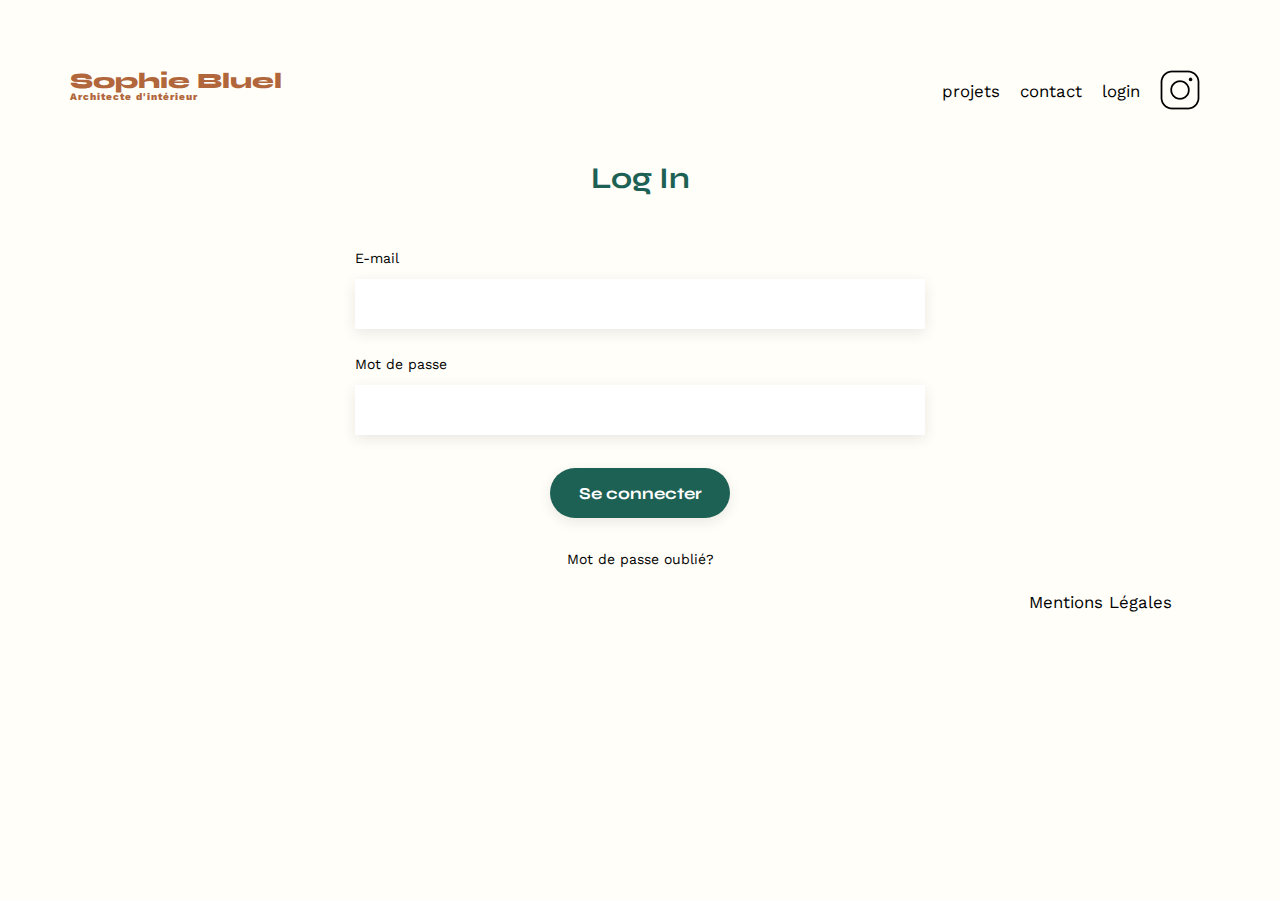
<file: FrontEnd/loginPage.html>
<!DOCTYPE html>
<html lang="fr">
<head>
	<meta charset="UTF-8">
	<title>Sophie Bluel - Architecte d'intérieur</title>
	<meta name="viewport" content="width=device-width, initial-scale=1.0">
	<link rel="preconnect" href="https://fonts.googleapis.com">
	<link rel="preconnect" href="https://fonts.gstatic.com" crossorigin>
	<link href="https://fonts.googleapis.com/css2?family=Syne:wght@700;800&family=Work+Sans&display=swap" rel="stylesheet">
	<meta name="description" content="">
	<link rel="stylesheet" href="./assets/style.css">
	<script src="js/loginPage.js" defer></script>
</head>
<body>
<header>
	<h1>Sophie Bluel <span>Architecte d'intérieur</span></h1>
	<nav>
		<ul>
			<li><a href="index.html#portfolio">projets</a></li>
			<li><a href="index.html#contact">contact</a></li>
			<li><a href="loginPage.html">login</a></li>
			<li><img src="./assets/icons/instagram.png" alt="Instagram"></li>
		</ul>
	</nav>
</header>
<main>
	
	<section class="form" id="">
		<h2>Log In</h2>
		<form action="#" method="post" id="loginform">
			<label for="email">E-mail</label>
			<input type="email" name="email" id="email" required>
			<label for="password">Mot de passe</label>
			<input type="password" name="password" id="password" required>
			<input type="submit" value="Se connecter" id="submitButton">
		</form>
		<p><a href="#" class="forgotten">Mot de passe oublié?</a></p>
	</section>
</main>

<footer>
	<nav>
		<ul>
			<li>Mentions Légales</li>
		</ul>
	</nav>
</footer>
</body>
</html>
</file>
<file: FrontEnd/assets/style.css>
/* http://meyerweb.com/eric/tools/css/reset/
   v2.0 | 20110126
   License: none (public domain)
*/
* {
	box-sizing: border-box;
}

html, body, div, span, applet, object, iframe,
h1, h2, h3, h4, h5, h6, p, blockquote, pre,
a, abbr, acronym, address, big, cite, code,
del, dfn, em, img, ins, kbd, q, s, samp,
small, strike, strong, sub, sup, tt, var,
b, u, i, center,
dl, dt, dd, ol, ul, li,
fieldset, form, label, legend,
table, caption, tbody, tfoot, thead, tr, th, td,
article, aside, canvas, details, embed,
figure, figcaption, footer, header, hgroup,
menu, nav, output, ruby, section, summary,
time, mark, audio, video {
	margin: 0;
	padding: 0;
	border: 0;
	font-size: 100%;
	font: inherit;
	vertical-align: baseline;
}
a {
	color: black;
	text-decoration: none;
}
a:visited{
	color: black;
}
/* HTML5 display-role reset for older browsers */
article, aside, details, figcaption, figure,
footer, header, hgroup, menu, nav, section {
	display: block;
}
body {
	line-height: 1;
	background-color: #FFFEF8;
}
ol, ul {
	list-style: none;
}
blockquote, q {
	quotes: none;
}
blockquote:before, blockquote:after,
q:before, q:after {
	content: '';
	content: none;
}
table {
	border-collapse: collapse;
	border-spacing: 0;
}
/** end reset css**/
body {
	max-width: 1140px;
	margin:auto;
	font-family: 'Work Sans' ;
	font-size: 14px;
	margin-top: 70px;
}
header {
	display: flex;
	justify-content: space-between;
	margin: 50px 0
}
section {
	margin: 50px 0
}

h1{
	display: flex;
	flex-direction: column;
	font-family: 'Syne';
	font-size: 22px;
	font-weight: 800;
	color: #B1663C
}

h1 > span {
	font-family: 'Work Sans';
	font-size:10px;
	letter-spacing: 0.1em;
;
}

h2{
	font-family: 'Syne';
	font-weight: 700;
	font-size: 30px;
	color: #1D6154
}
nav ul {
	display: flex;
	align-items: center;
	list-style-type: none;

}
nav li {
	padding: 0 10px;
	font-size: 1.2em;
}

li:hover {
	color: #B1663C;
}
#introduction {
	display: flex;
	align-items: center;
}
#introduction figure {
	flex: 1
}
#introduction img {
	display: block;
	margin: auto;
	width: 80%;
}

#introduction article {
	flex: 1
}
#introduction h2 {
	margin-bottom: 1em;
}

#introduction p {
	margin-bottom: 0.5em;
}
#portfolio h2 {
	text-align: center;
	margin-bottom: 1em;
}
.div-container {
	display: flex;
	min-width: 550px;
	width: 50%;
	justify-content: space-evenly;
	margin: 35px auto;
}
.div-container > * {
	padding: 10px 20px;
	border: 1px solid #1D6154;
	border-radius: 25px;
	font-family: 'Syne';
	color: #1D6154;
	cursor: pointer;
}
.div-container > *:hover{
	background-color: #1D6154;
	color: white;
}
.gallery {
	width: 100%;
	display: grid;
	grid-template-columns: 1fr 1fr 1fr;
	grid-column-gap: 20px;
	grid-row-gap: 20px;
}

.gallery img {
	width: 100%;

}

.active-filter {
	background-color: #1D6154;
	color: white;
}
.modal-gallery {
	width: 100%;
	display: grid;
	grid-template-columns: 1fr 1fr 1fr 1fr 1fr;
	grid-column-gap: 20px;
	grid-row-gap: 20px;
}
.modal-gallery img {
	width: 100%;

}
.modal-wrapper img {
	width: 100%;
}
.form {
	width: 50%;
    margin: auto;
}
.form > * {
	text-align: center;

}
.form h2{
	margin-bottom: 20px;
}
.form form {
	text-align: left;
	margin-top:30px;
	display: flex;
	flex-direction: column;
}

.form input {
	height: 50px;
	font-size: 1.2em;
	border: none;
	box-shadow: 0px 4px 14px rgba(0, 0, 0, 0.09);
}
.form label {
	margin: 2em 0 1em 0;
}
.form textarea {
	border: none;
	box-shadow: 0px 4px 14px rgba(0, 0, 0, 0.09);
}

input[type="submit"]{
	font-family: 'Syne';
	font-weight: 700;
	color: white;
	background-color: #1D6154;
	margin : 2em auto ;
	width: 180px;
	text-align: center;
	border-radius: 60px ;
}

footer nav ul {
	display: flex;
	justify-content: flex-end;
	margin: 2em
}

.error-login {
	background-color: #B84947;
	color: white;
	display: flex;
	justify-content: center;
	padding: 10px;
}
.edit {
	background-color: black;
    width: 100vw;
	color: white;
	height: 50px;
	display: flex;
	justify-content: center;
	align-items: center;
	position: absolute;
	left: 0;
	top: 0;
}
.edit a {
	color: white;
}
.edit a:visited {
	color: white;
}

.modal {
	position: fixed;
	top: 0;
	left: 0;
	width: 100%;
	height: 100%;
	background-color: rgba(0, 0, 0, 0.6);
	display: flex;
	align-items: center;
	justify-content: center;
	margin: 40px;
}

.modal-wrapper {
	overflow: auto;
	background-color: white;
	max-width: calc(100vh - 20px);
	min-height: calc(100vh - 20px);
	width: 600px;
	padding: 20px;
}

.file-section {
	background-color: #E8F1F6;
	display: flex;
	flex-direction: column;
	justify-content: center;
	padding: 10px;
}
.file-section label {
    padding: 10px 20px;
	width: 170px;
	border: 1px solid #1D6154;
	border-radius: 25px;
	font-family: 'Syne';
	color: #306685;
	background-color: #B9C5CC;
	cursor: pointer;
	margin-top: 20px;
	text-align: center;
}
.fa-image {
	color: #B9C5CC;
	font-size: 50px;
	margin-top: 5px;
}

/**/
.close-button-container {
	display: flex;
	justify-content: end;
}
/* Button de fermeture de la modal galerie photo */
.js-modal-close {
	background-color: white;
	border: none;
	font-weight: bold;
	font-size: 18px;
	cursor: pointer;
}

h3 {
	text-align: center;
	display: block;
	font-family: 'Work Sans';
	font-size: 18px;
	font-weight: normal;
    margin-bottom: 40px;
}

/* trait/ligne au dessus du bouton ajouter une photo */
hr {
	margin: 50px 0 10px 0;
}

.modal-button-container {
	display: flex;
	justify-content: center;
}

/* Button ajouter une photo */
.add-photo {
	padding: 10px 20px;
	width: 250px;
	border: 1px solid #1D6154;
	border-radius: 25px;
	font-family: 'Syne';
	color: white;
	background-color: #1D6154;
	cursor: pointer;
	margin-top: 20px;
}
.image-container {
	position: relative;
	display: inline-block;
}
.image-container img {
	display: block;
}
.image-container .overlay-icon {
	position: absolute;
	top: 6px;
	right: 6px;
	font-size: 16px;
	cursor: pointer;
	background-color: black;
	color: white;
	padding: 4px;
	border-radius: 10%;
}
</file>
